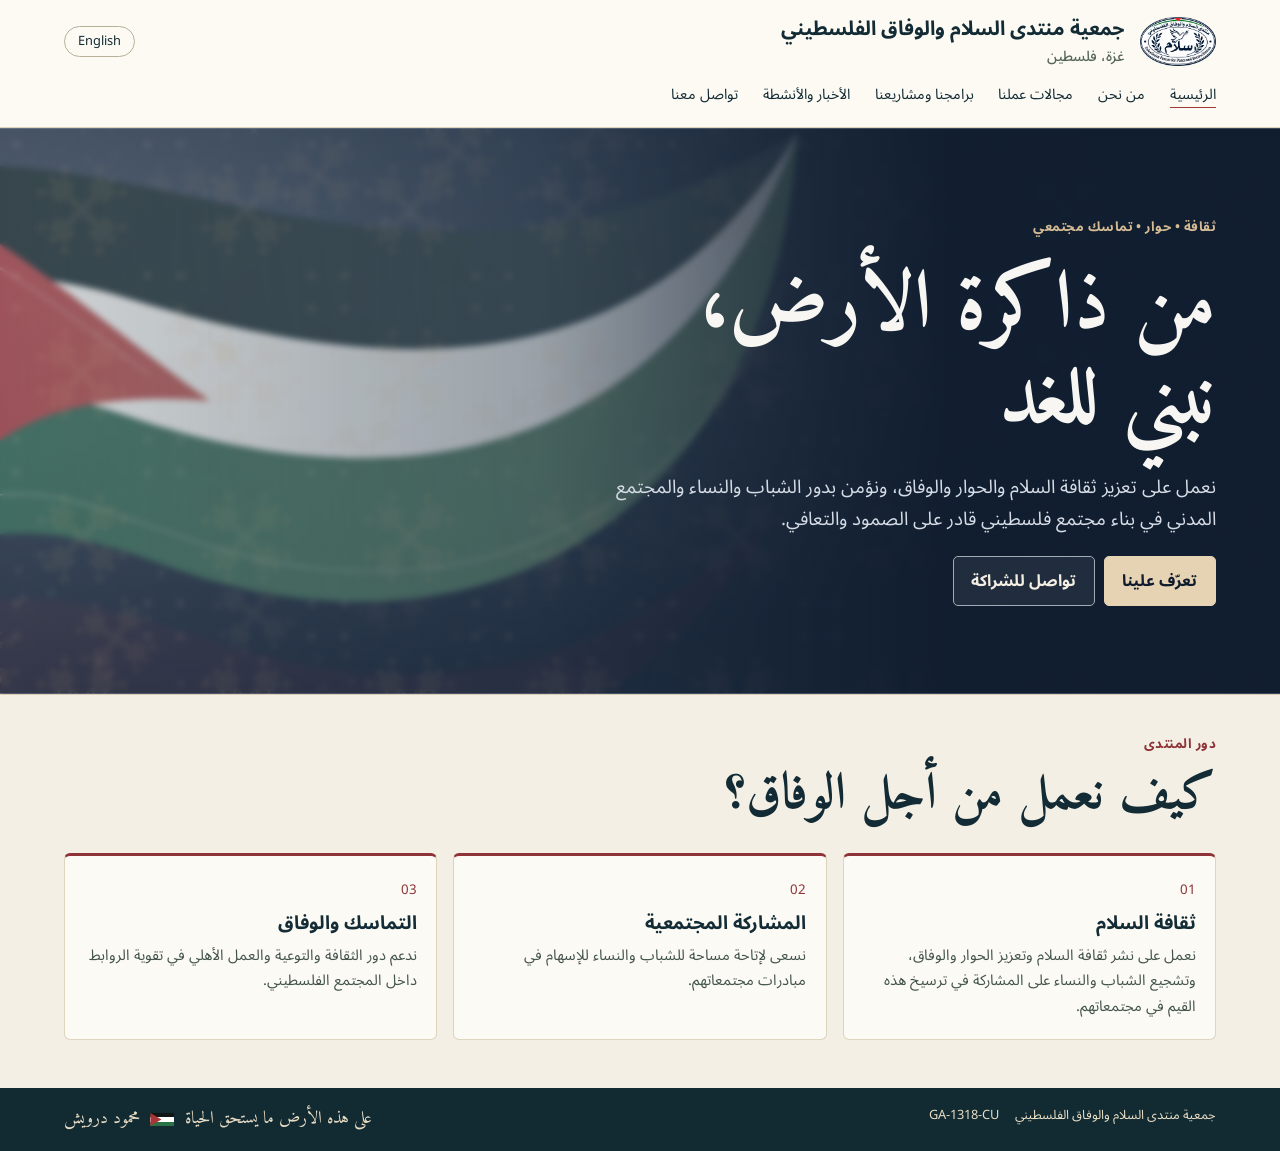
<file: index.html>
<!doctype html>
<html lang="ar" dir="rtl"><head><link rel="icon" href="logo.png"><meta charset="utf-8"><meta name="viewport" content="width=device-width,initial-scale=1"><title>الرئيسية | جمعية منتدى السلام والوفاق الفلسطيني</title><link rel="stylesheet" href="pfpr-theme-v2.css"></head>
<body><header><div class="brand"><a href="index.html" class="identity"><img src="logo.png" alt="" width="76" style="width:76px;max-width:100%;height:auto"><span>جمعية منتدى السلام والوفاق الفلسطيني<small style="display:block">غزة، فلسطين</small></span></a><a class="lang" href="en-index.html" lang="en">English</a></div><nav><a href="index.html" aria-current="page">الرئيسية</a><a href="about.html">من نحن</a><a href="work.html">مجالات عملنا</a><a href="programs.html">برامجنا ومشاريعنا</a><a href="news.html">الأخبار والأنشطة</a><a href="contact.html">تواصل معنا</a></nav></header>
<main><section class="hero home"><div class="weave" aria-hidden="true"></div><div class="hero-copy"><div class="eyebrow">ثقافة • حوار • تماسك مجتمعي</div><h1>من ذاكرة الأرض، نبني للغد</h1><p>نعمل على تعزيز ثقافة السلام والحوار والوفاق، ونؤمن بدور الشباب والنساء والمجتمع المدني في بناء مجتمع فلسطيني قادر على الصمود والتعافي.</p><a class="button" href="about.html">تعرّف علينا</a><a class="button secondary" href="contact.html">تواصل للشراكة</a></div><div class="flag-art" aria-hidden="true"></div></section><section class="details"><div class="kicker">دور المنتدى</div><h2>كيف نعمل من أجل الوفاق؟</h2><div class="grid"><article><small>01</small><h3>ثقافة السلام</h3><p>نعمل على نشر ثقافة السلام وتعزيز الحوار والوفاق، وتشجيع الشباب والنساء على المشاركة في ترسيخ هذه القيم في مجتمعاتهم.</p></article><article><small>02</small><h3>المشاركة المجتمعية</h3><p>نسعى لإتاحة مساحة للشباب والنساء للإسهام في مبادرات مجتمعاتهم.</p></article><article><small>03</small><h3>التماسك والوفاق</h3><p>ندعم دور الثقافة والتوعية والعمل الأهلي في تقوية الروابط داخل المجتمع الفلسطيني.</p></article></div></section></main>
<footer>جمعية منتدى السلام والوفاق الفلسطيني <span dir="ltr">GA-1318-CU</span><span class="footer-quote" lang="ar" dir="rtl"><span>على هذه الأرض ما يستحق الحياة</span><span class="flag" role="img" aria-label="علم فلسطين"></span><span>محمود درويش</span></span></footer></body></html>
</file>
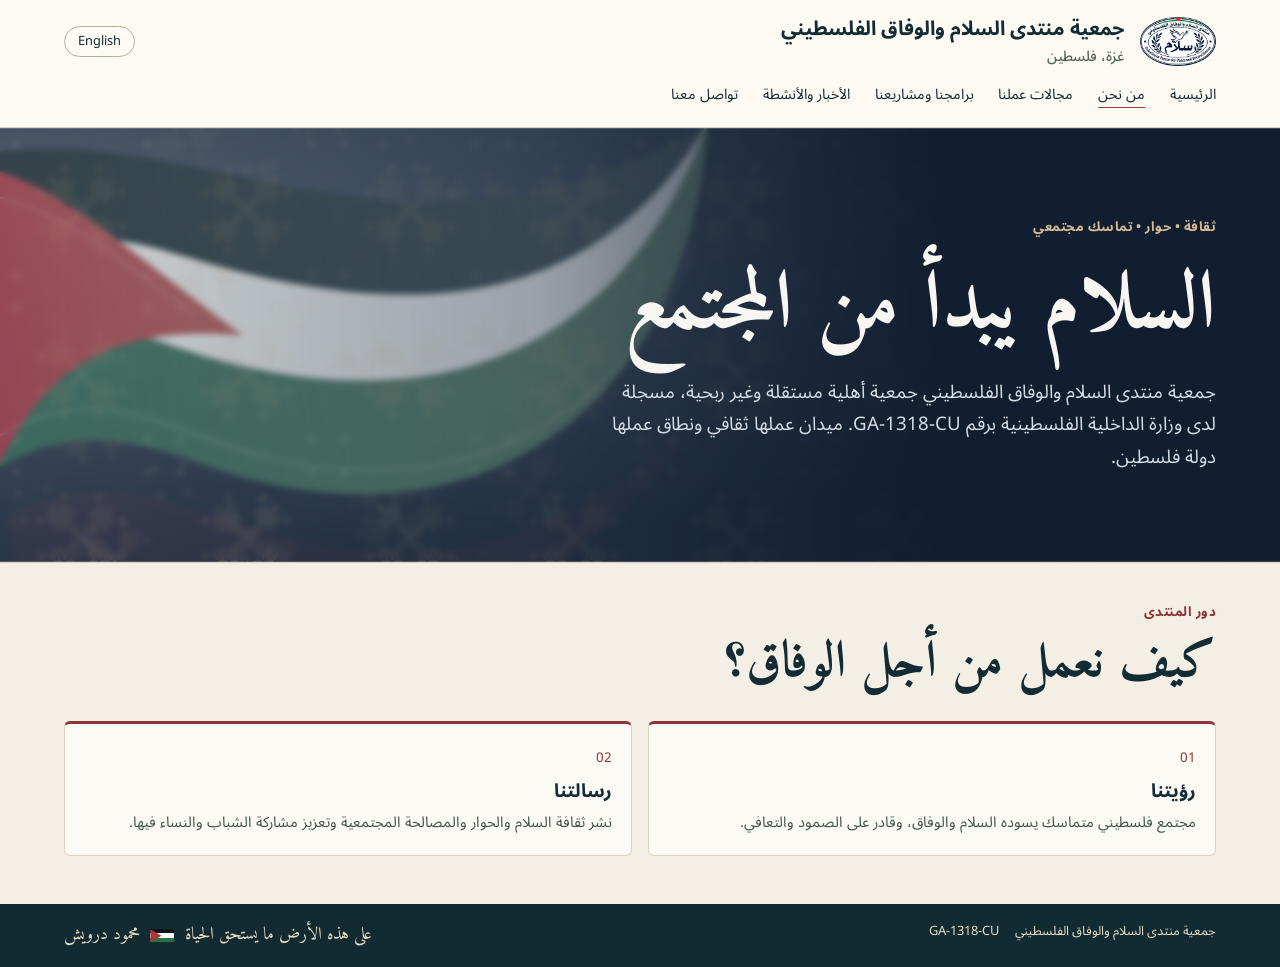
<file: about.html>
<!doctype html>
<html lang="ar" dir="rtl"><head><link rel="icon" href="logo.png"><meta charset="utf-8"><meta name="viewport" content="width=device-width,initial-scale=1"><title>من نحن | جمعية منتدى السلام والوفاق الفلسطيني</title><link rel="stylesheet" href="pfpr-theme-v2.css"></head>
<body><header><div class="brand"><a href="index.html" class="identity"><img src="logo.png" alt="" width="76" style="width:76px;max-width:100%;height:auto"><span>جمعية منتدى السلام والوفاق الفلسطيني<small style="display:block">غزة، فلسطين</small></span></a><a class="lang" href="en-about.html" lang="en">English</a></div><nav><a href="index.html">الرئيسية</a><a href="about.html" aria-current="page">من نحن</a><a href="work.html">مجالات عملنا</a><a href="programs.html">برامجنا ومشاريعنا</a><a href="news.html">الأخبار والأنشطة</a><a href="contact.html">تواصل معنا</a></nav></header>
<main><section class="hero "><div class="weave" aria-hidden="true"></div><div class="hero-copy"><div class="eyebrow">ثقافة • حوار • تماسك مجتمعي</div><h1>السلام يبدأ من المجتمع</h1><p>جمعية منتدى السلام والوفاق الفلسطيني جمعية أهلية مستقلة وغير ربحية، مسجلة لدى وزارة الداخلية الفلسطينية برقم GA-1318-CU. ميدان عملها ثقافي ونطاق عملها دولة فلسطين.</p></div><div class="flag-art" aria-hidden="true"></div></section><section class="details"><div class="kicker">دور المنتدى</div><h2>كيف نعمل من أجل الوفاق؟</h2><div class="grid"><article><small>01</small><h3>رؤيتنا</h3><p>مجتمع فلسطيني متماسك يسوده السلام والوفاق، وقادر على الصمود والتعافي.</p></article><article><small>02</small><h3>رسالتنا</h3><p>نشر ثقافة السلام والحوار والمصالحة المجتمعية وتعزيز مشاركة الشباب والنساء فيها.</p></article></div></section></main>
<footer>جمعية منتدى السلام والوفاق الفلسطيني <span dir="ltr">GA-1318-CU</span><span class="footer-quote" lang="ar" dir="rtl"><span>على هذه الأرض ما يستحق الحياة</span><span class="flag" role="img" aria-label="علم فلسطين"></span><span>محمود درويش</span></span></footer></body></html>
</file>
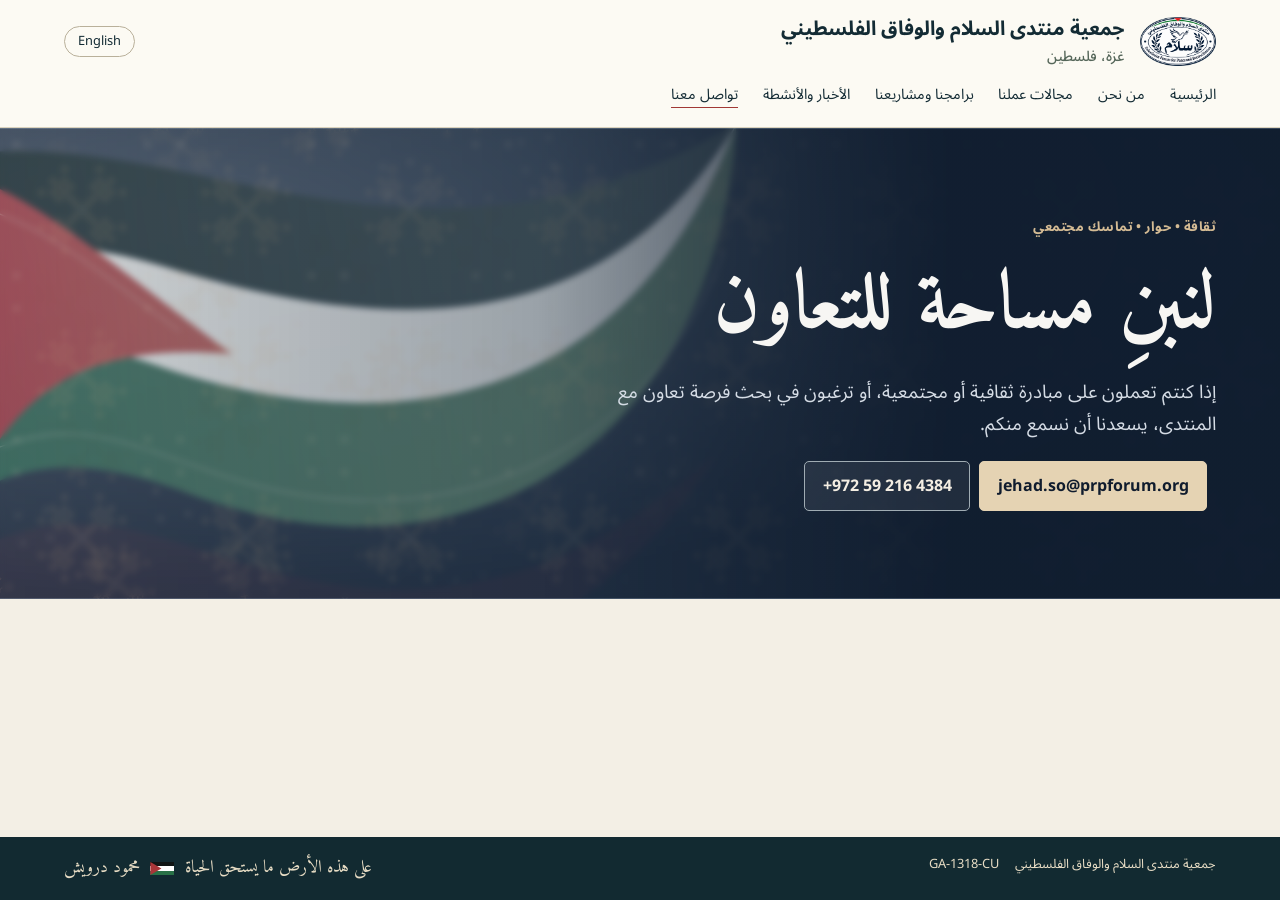
<file: contact.html>
<!doctype html>
<html lang="ar" dir="rtl"><head><link rel="icon" href="logo.png"><meta charset="utf-8"><meta name="viewport" content="width=device-width,initial-scale=1"><title>تواصل معنا | جمعية منتدى السلام والوفاق الفلسطيني</title><link rel="stylesheet" href="pfpr-theme-v2.css"></head>
<body><header><div class="brand"><a href="index.html" class="identity"><img src="logo.png" alt="" width="76" style="width:76px;max-width:100%;height:auto"><span>جمعية منتدى السلام والوفاق الفلسطيني<small style="display:block">غزة، فلسطين</small></span></a><a class="lang" href="en-contact.html" lang="en">English</a></div><nav><a href="index.html">الرئيسية</a><a href="about.html">من نحن</a><a href="work.html">مجالات عملنا</a><a href="programs.html">برامجنا ومشاريعنا</a><a href="news.html">الأخبار والأنشطة</a><a href="contact.html" aria-current="page">تواصل معنا</a></nav></header>
<main><section class="hero "><div class="weave" aria-hidden="true"></div><div class="hero-copy"><div class="eyebrow">ثقافة • حوار • تماسك مجتمعي</div><h1>لنبنِ مساحة للتعاون</h1><p>إذا كنتم تعملون على مبادرة ثقافية أو مجتمعية، أو ترغبون في بحث فرصة تعاون مع المنتدى، يسعدنا أن نسمع منكم.</p><a class="button" href="mailto:jehad.so@prpforum.org" dir="ltr">jehad.so@prpforum.org</a><a class="button secondary" href="tel:+972592164384" dir="ltr">+972 59 216 4384</a></div><div class="flag-art" aria-hidden="true"></div></section></main>
<footer>جمعية منتدى السلام والوفاق الفلسطيني <span dir="ltr">GA-1318-CU</span><span class="footer-quote" lang="ar" dir="rtl"><span>على هذه الأرض ما يستحق الحياة</span><span class="flag" role="img" aria-label="علم فلسطين"></span><span>محمود درويش</span></span></footer></body></html>
</file>
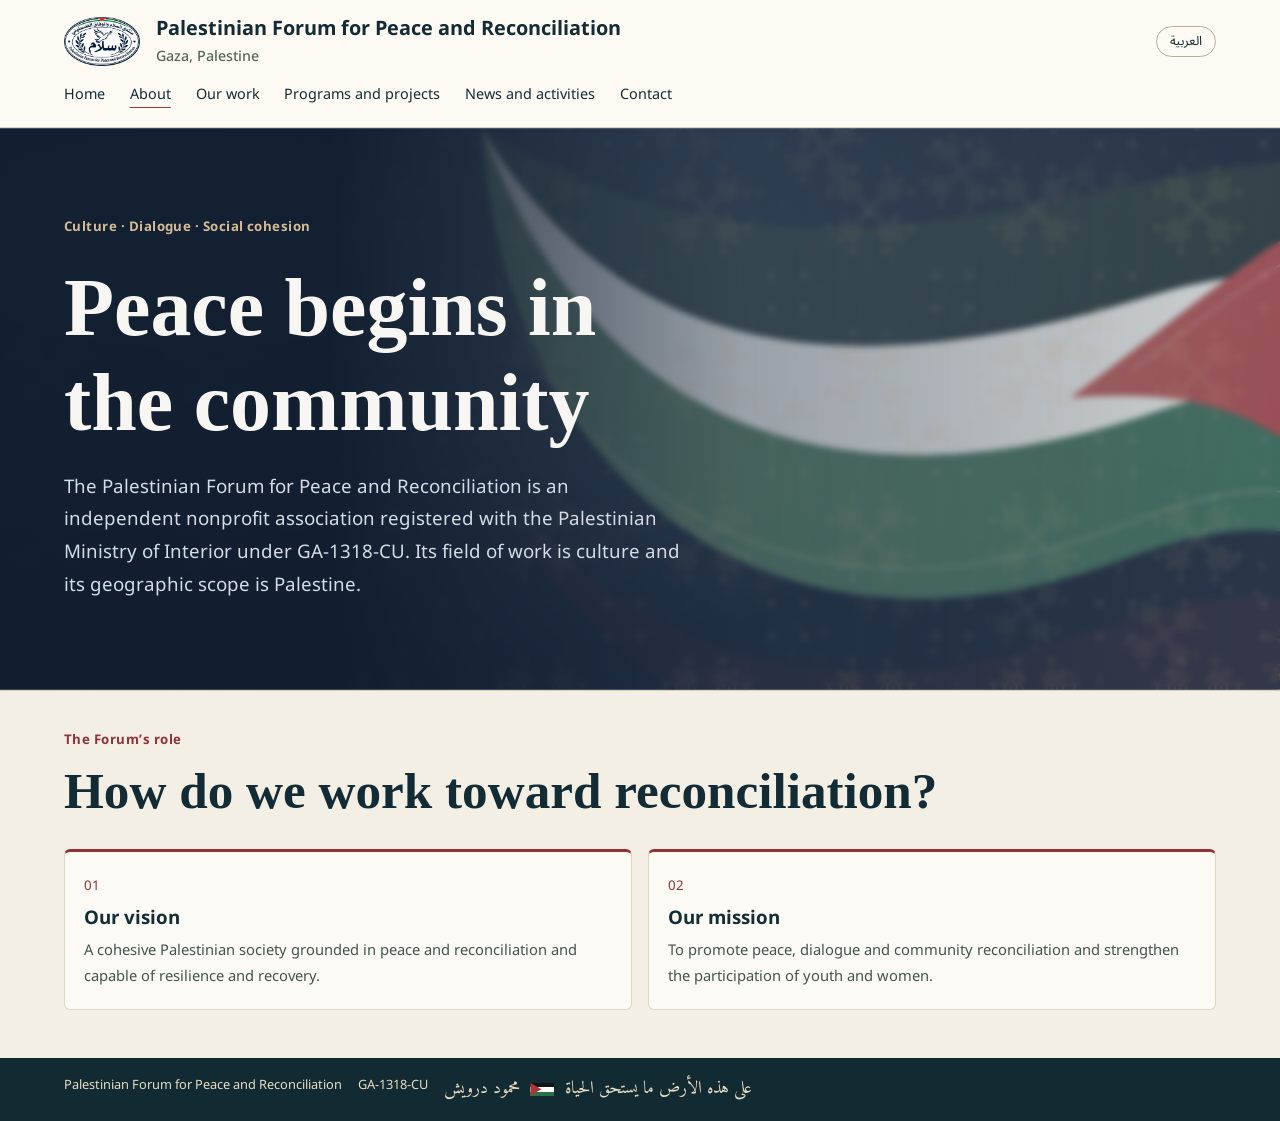
<file: en-about.html>
<!doctype html>
<html lang="en" dir="ltr"><head><link rel="icon" href="logo.png"><meta charset="utf-8"><meta name="viewport" content="width=device-width,initial-scale=1"><title>About | Palestinian Forum for Peace and Reconciliation</title><link rel="stylesheet" href="pfpr-theme-v2.css"></head>
<body><header><div class="brand"><a href="en-index.html" class="identity"><img src="logo.png" alt="" width="76" style="width:76px;max-width:100%;height:auto"><span>Palestinian Forum for Peace and Reconciliation<small style="display:block">Gaza, Palestine</small></span></a><a class="lang" href="about.html" lang="ar">العربية</a></div><nav><a href="en-index.html">Home</a><a href="en-about.html" aria-current="page">About</a><a href="en-work.html">Our work</a><a href="en-programs.html">Programs and projects</a><a href="en-news.html">News and activities</a><a href="en-contact.html">Contact</a></nav></header>
<main><section class="hero "><div class="weave" aria-hidden="true"></div><div class="hero-copy"><div class="eyebrow">Culture · Dialogue · Social cohesion</div><h1>Peace begins in the community</h1><p>The Palestinian Forum for Peace and Reconciliation is an independent nonprofit association registered with the Palestinian Ministry of Interior under GA-1318-CU. Its field of work is culture and its geographic scope is Palestine.</p></div><div class="flag-art" aria-hidden="true"></div></section><section class="details"><div class="kicker">The Forum’s role</div><h2>How do we work toward reconciliation?</h2><div class="grid"><article><small>01</small><h3>Our vision</h3><p>A cohesive Palestinian society grounded in peace and reconciliation and capable of resilience and recovery.</p></article><article><small>02</small><h3>Our mission</h3><p>To promote peace, dialogue and community reconciliation and strengthen the participation of youth and women.</p></article></div></section></main>
<footer>Palestinian Forum for Peace and Reconciliation <span dir="ltr">GA-1318-CU</span><span class="footer-quote" lang="ar" dir="rtl"><span>على هذه الأرض ما يستحق الحياة</span><span class="flag" role="img" aria-label="علم فلسطين"></span><span>محمود درويش</span></span></footer></body></html>
</file>
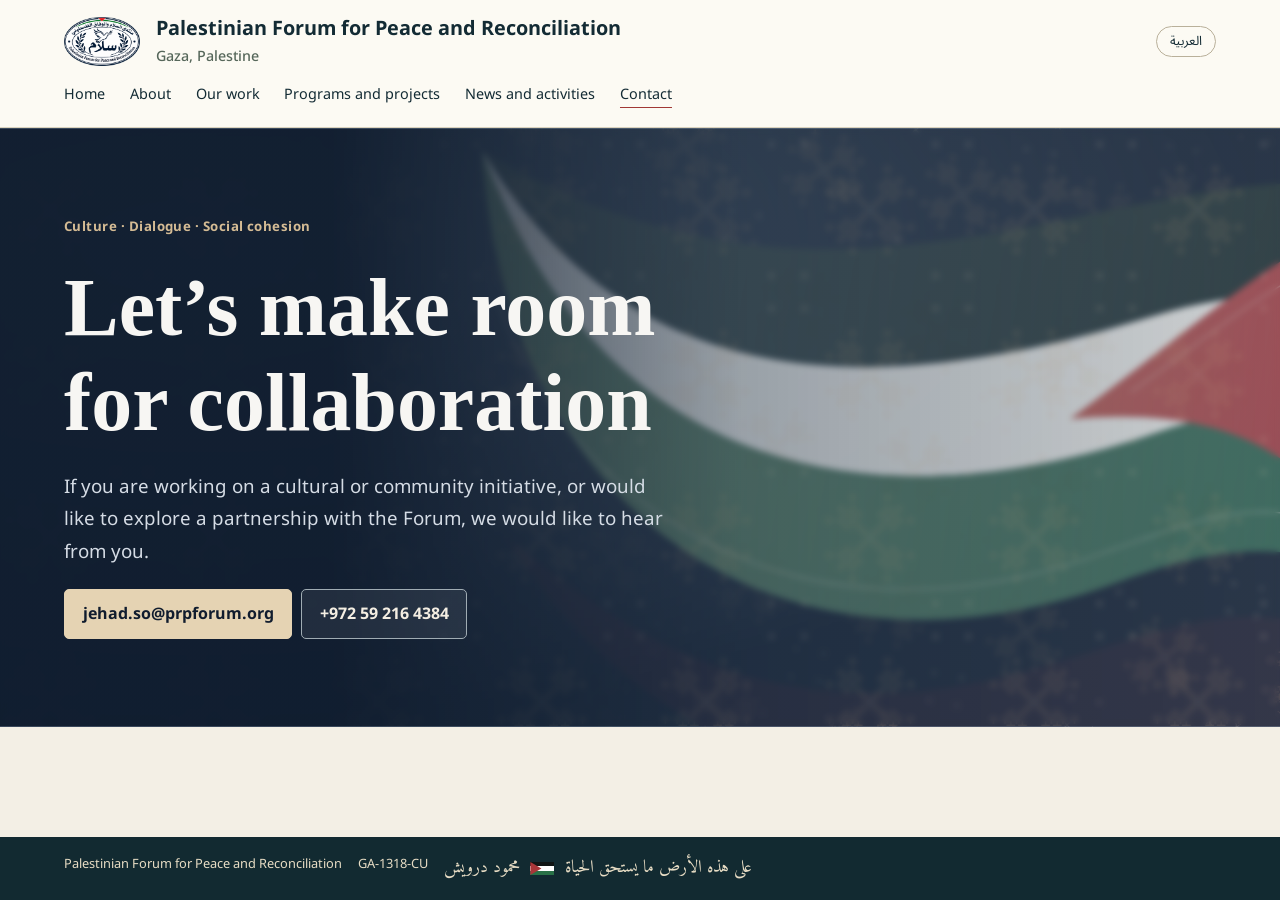
<file: en-contact.html>
<!doctype html>
<html lang="en" dir="ltr"><head><link rel="icon" href="logo.png"><meta charset="utf-8"><meta name="viewport" content="width=device-width,initial-scale=1"><title>Contact | Palestinian Forum for Peace and Reconciliation</title><link rel="stylesheet" href="pfpr-theme-v2.css"></head>
<body><header><div class="brand"><a href="en-index.html" class="identity"><img src="logo.png" alt="" width="76" style="width:76px;max-width:100%;height:auto"><span>Palestinian Forum for Peace and Reconciliation<small style="display:block">Gaza, Palestine</small></span></a><a class="lang" href="contact.html" lang="ar">العربية</a></div><nav><a href="en-index.html">Home</a><a href="en-about.html">About</a><a href="en-work.html">Our work</a><a href="en-programs.html">Programs and projects</a><a href="en-news.html">News and activities</a><a href="en-contact.html" aria-current="page">Contact</a></nav></header>
<main><section class="hero "><div class="weave" aria-hidden="true"></div><div class="hero-copy"><div class="eyebrow">Culture · Dialogue · Social cohesion</div><h1>Let’s make room for collaboration</h1><p>If you are working on a cultural or community initiative, or would like to explore a partnership with the Forum, we would like to hear from you.</p><a class="button" href="mailto:jehad.so@prpforum.org" dir="ltr">jehad.so@prpforum.org</a><a class="button secondary" href="tel:+972592164384" dir="ltr">+972 59 216 4384</a></div><div class="flag-art" aria-hidden="true"></div></section></main>
<footer>Palestinian Forum for Peace and Reconciliation <span dir="ltr">GA-1318-CU</span><span class="footer-quote" lang="ar" dir="rtl"><span>على هذه الأرض ما يستحق الحياة</span><span class="flag" role="img" aria-label="علم فلسطين"></span><span>محمود درويش</span></span></footer></body></html>
</file>
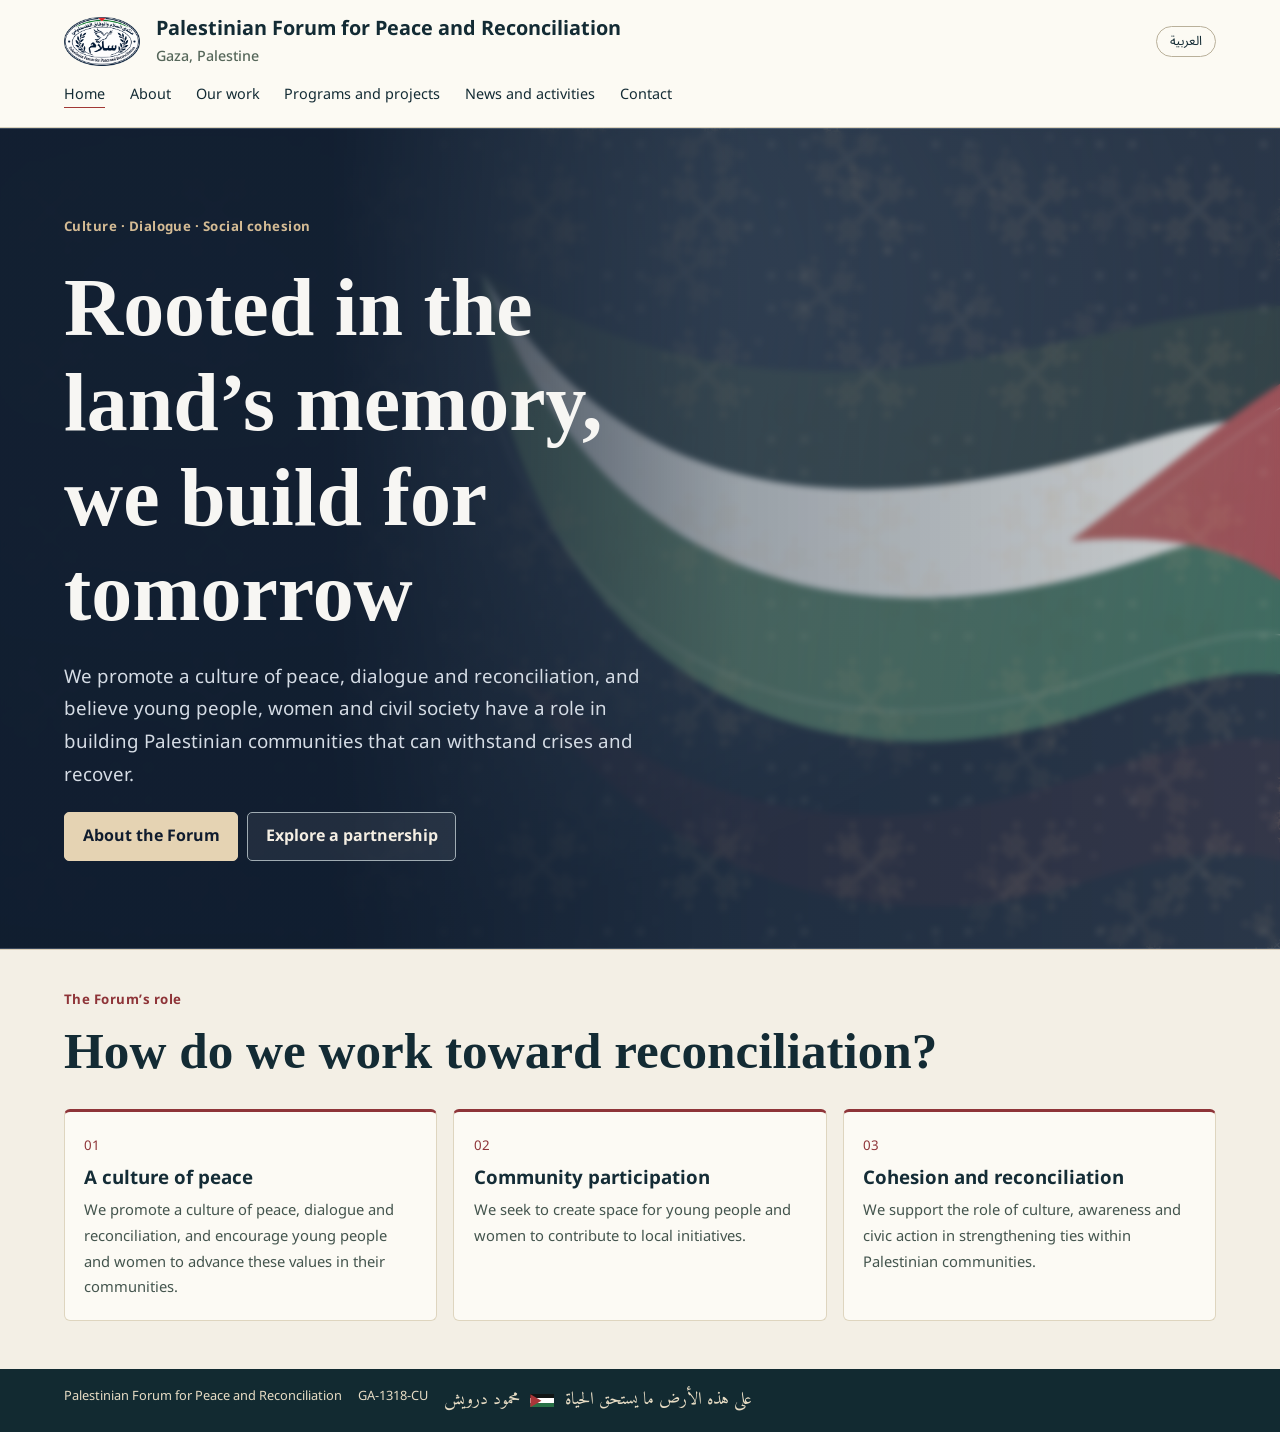
<file: en-index.html>
<!doctype html>
<html lang="en" dir="ltr"><head><link rel="icon" href="logo.png"><meta charset="utf-8"><meta name="viewport" content="width=device-width,initial-scale=1"><title>Home | Palestinian Forum for Peace and Reconciliation</title><link rel="stylesheet" href="pfpr-theme-v2.css"></head>
<body><header><div class="brand"><a href="en-index.html" class="identity"><img src="logo.png" alt="" width="76" style="width:76px;max-width:100%;height:auto"><span>Palestinian Forum for Peace and Reconciliation<small style="display:block">Gaza, Palestine</small></span></a><a class="lang" href="index.html" lang="ar">العربية</a></div><nav><a href="en-index.html" aria-current="page">Home</a><a href="en-about.html">About</a><a href="en-work.html">Our work</a><a href="en-programs.html">Programs and projects</a><a href="en-news.html">News and activities</a><a href="en-contact.html">Contact</a></nav></header>
<main><section class="hero home"><div class="weave" aria-hidden="true"></div><div class="hero-copy"><div class="eyebrow">Culture · Dialogue · Social cohesion</div><h1>Rooted in the land’s memory, we build for tomorrow</h1><p>We promote a culture of peace, dialogue and reconciliation, and believe young people, women and civil society have a role in building Palestinian communities that can withstand crises and recover.</p><a class="button" href="en-about.html">About the Forum</a><a class="button secondary" href="en-contact.html">Explore a partnership</a></div><div class="flag-art" aria-hidden="true"></div></section><section class="details"><div class="kicker">The Forum’s role</div><h2>How do we work toward reconciliation?</h2><div class="grid"><article><small>01</small><h3>A culture of peace</h3><p>We promote a culture of peace, dialogue and reconciliation, and encourage young people and women to advance these values in their communities.</p></article><article><small>02</small><h3>Community participation</h3><p>We seek to create space for young people and women to contribute to local initiatives.</p></article><article><small>03</small><h3>Cohesion and reconciliation</h3><p>We support the role of culture, awareness and civic action in strengthening ties within Palestinian communities.</p></article></div></section></main>
<footer>Palestinian Forum for Peace and Reconciliation <span dir="ltr">GA-1318-CU</span><span class="footer-quote" lang="ar" dir="rtl"><span>على هذه الأرض ما يستحق الحياة</span><span class="flag" role="img" aria-label="علم فلسطين"></span><span>محمود درويش</span></span></footer></body></html>
</file>
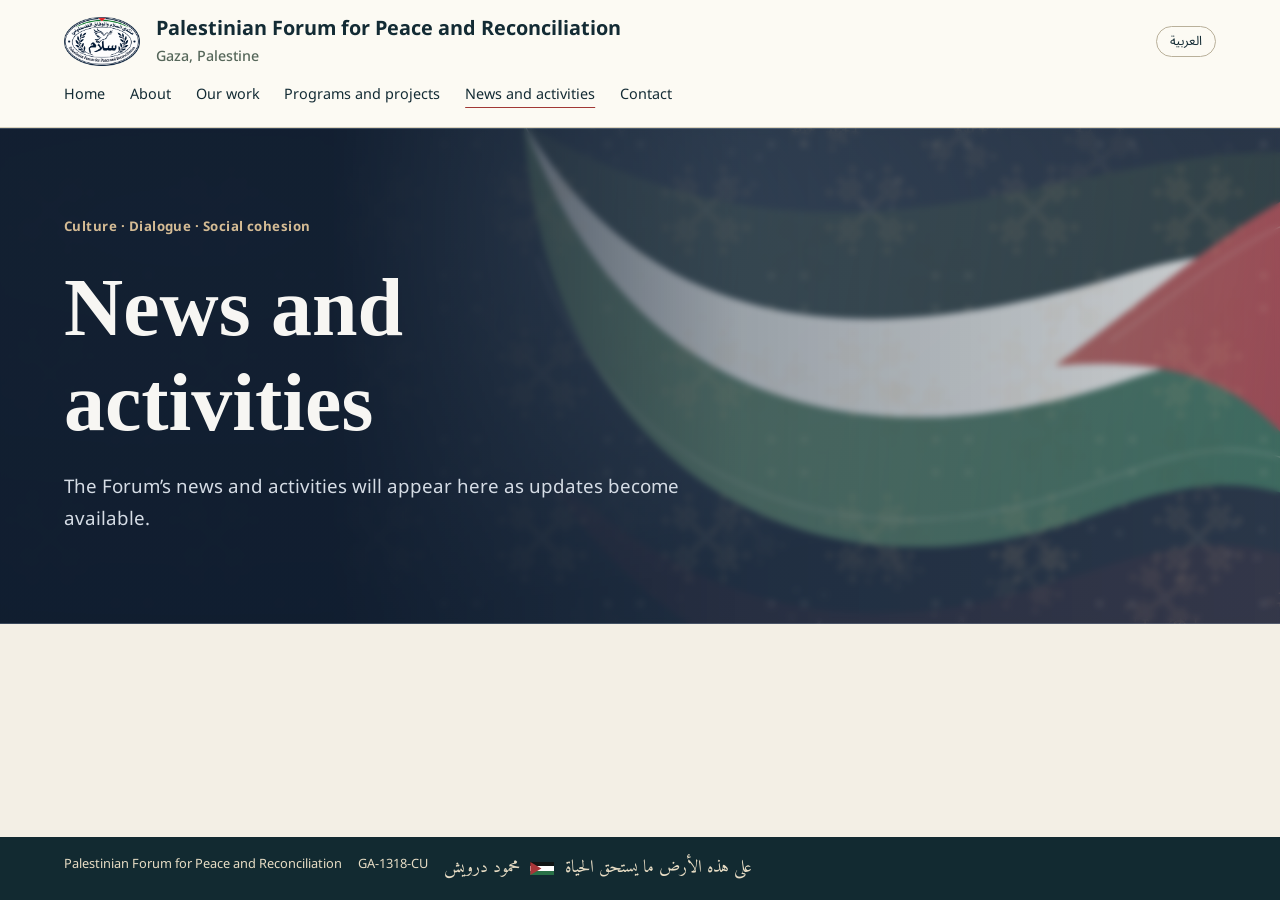
<file: en-news.html>
<!doctype html>
<html lang="en" dir="ltr"><head><link rel="icon" href="logo.png"><meta charset="utf-8"><meta name="viewport" content="width=device-width,initial-scale=1"><title>News and activities | Palestinian Forum for Peace and Reconciliation</title><link rel="stylesheet" href="pfpr-theme-v2.css"></head>
<body><header><div class="brand"><a href="en-index.html" class="identity"><img src="logo.png" alt="" width="76" style="width:76px;max-width:100%;height:auto"><span>Palestinian Forum for Peace and Reconciliation<small style="display:block">Gaza, Palestine</small></span></a><a class="lang" href="news.html" lang="ar">العربية</a></div><nav><a href="en-index.html">Home</a><a href="en-about.html">About</a><a href="en-work.html">Our work</a><a href="en-programs.html">Programs and projects</a><a href="en-news.html" aria-current="page">News and activities</a><a href="en-contact.html">Contact</a></nav></header>
<main><section class="hero "><div class="weave" aria-hidden="true"></div><div class="hero-copy"><div class="eyebrow">Culture · Dialogue · Social cohesion</div><h1>News and activities</h1><p>The Forum’s news and activities will appear here as updates become available.</p></div><div class="flag-art" aria-hidden="true"></div></section></main>
<footer>Palestinian Forum for Peace and Reconciliation <span dir="ltr">GA-1318-CU</span><span class="footer-quote" lang="ar" dir="rtl"><span>على هذه الأرض ما يستحق الحياة</span><span class="flag" role="img" aria-label="علم فلسطين"></span><span>محمود درويش</span></span></footer></body></html>
</file>
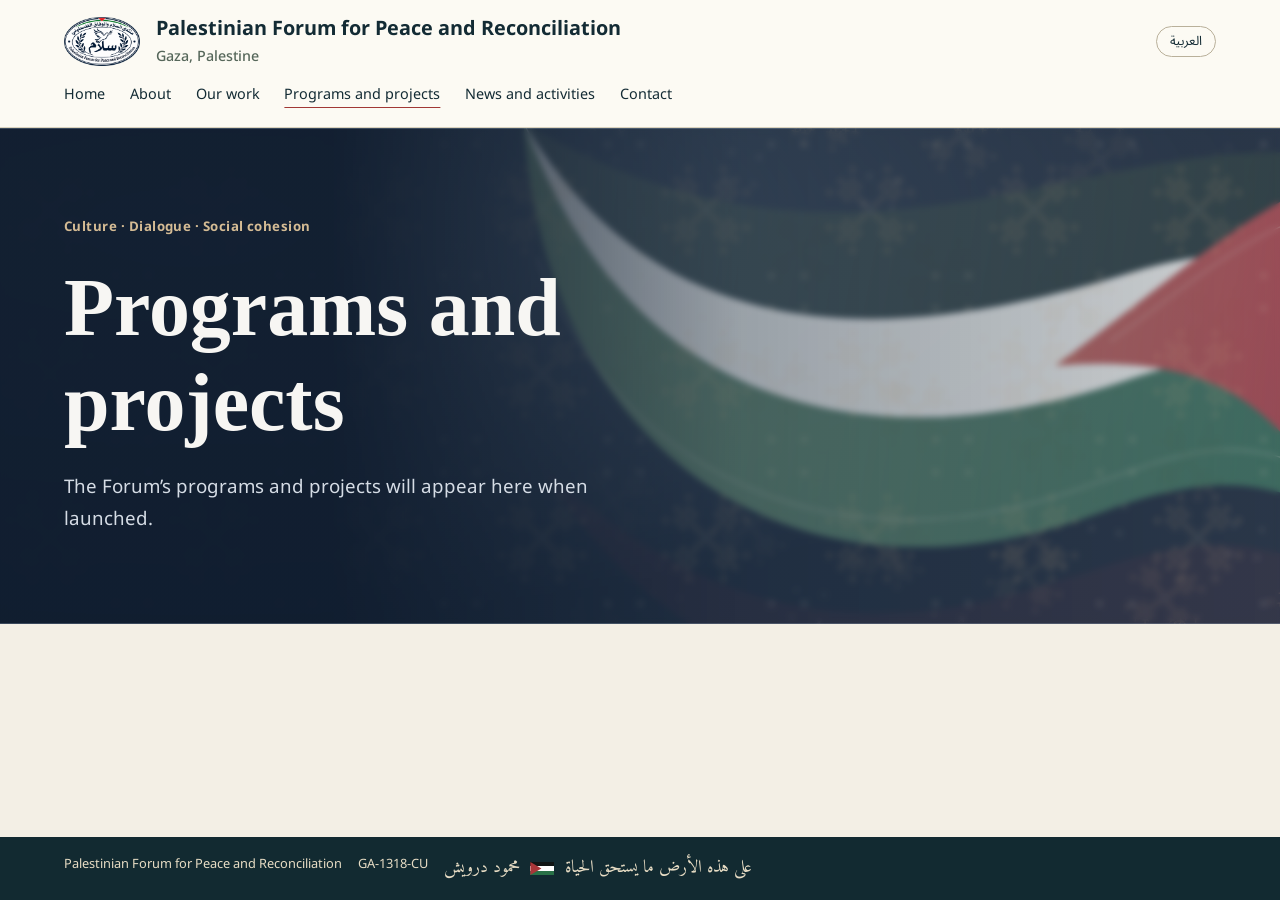
<file: en-programs.html>
<!doctype html>
<html lang="en" dir="ltr"><head><link rel="icon" href="logo.png"><meta charset="utf-8"><meta name="viewport" content="width=device-width,initial-scale=1"><title>Programs and projects | Palestinian Forum for Peace and Reconciliation</title><link rel="stylesheet" href="pfpr-theme-v2.css"></head>
<body><header><div class="brand"><a href="en-index.html" class="identity"><img src="logo.png" alt="" width="76" style="width:76px;max-width:100%;height:auto"><span>Palestinian Forum for Peace and Reconciliation<small style="display:block">Gaza, Palestine</small></span></a><a class="lang" href="programs.html" lang="ar">العربية</a></div><nav><a href="en-index.html">Home</a><a href="en-about.html">About</a><a href="en-work.html">Our work</a><a href="en-programs.html" aria-current="page">Programs and projects</a><a href="en-news.html">News and activities</a><a href="en-contact.html">Contact</a></nav></header>
<main><section class="hero "><div class="weave" aria-hidden="true"></div><div class="hero-copy"><div class="eyebrow">Culture · Dialogue · Social cohesion</div><h1>Programs and projects</h1><p>The Forum’s programs and projects will appear here when launched.</p></div><div class="flag-art" aria-hidden="true"></div></section></main>
<footer>Palestinian Forum for Peace and Reconciliation <span dir="ltr">GA-1318-CU</span><span class="footer-quote" lang="ar" dir="rtl"><span>على هذه الأرض ما يستحق الحياة</span><span class="flag" role="img" aria-label="علم فلسطين"></span><span>محمود درويش</span></span></footer></body></html>
</file>
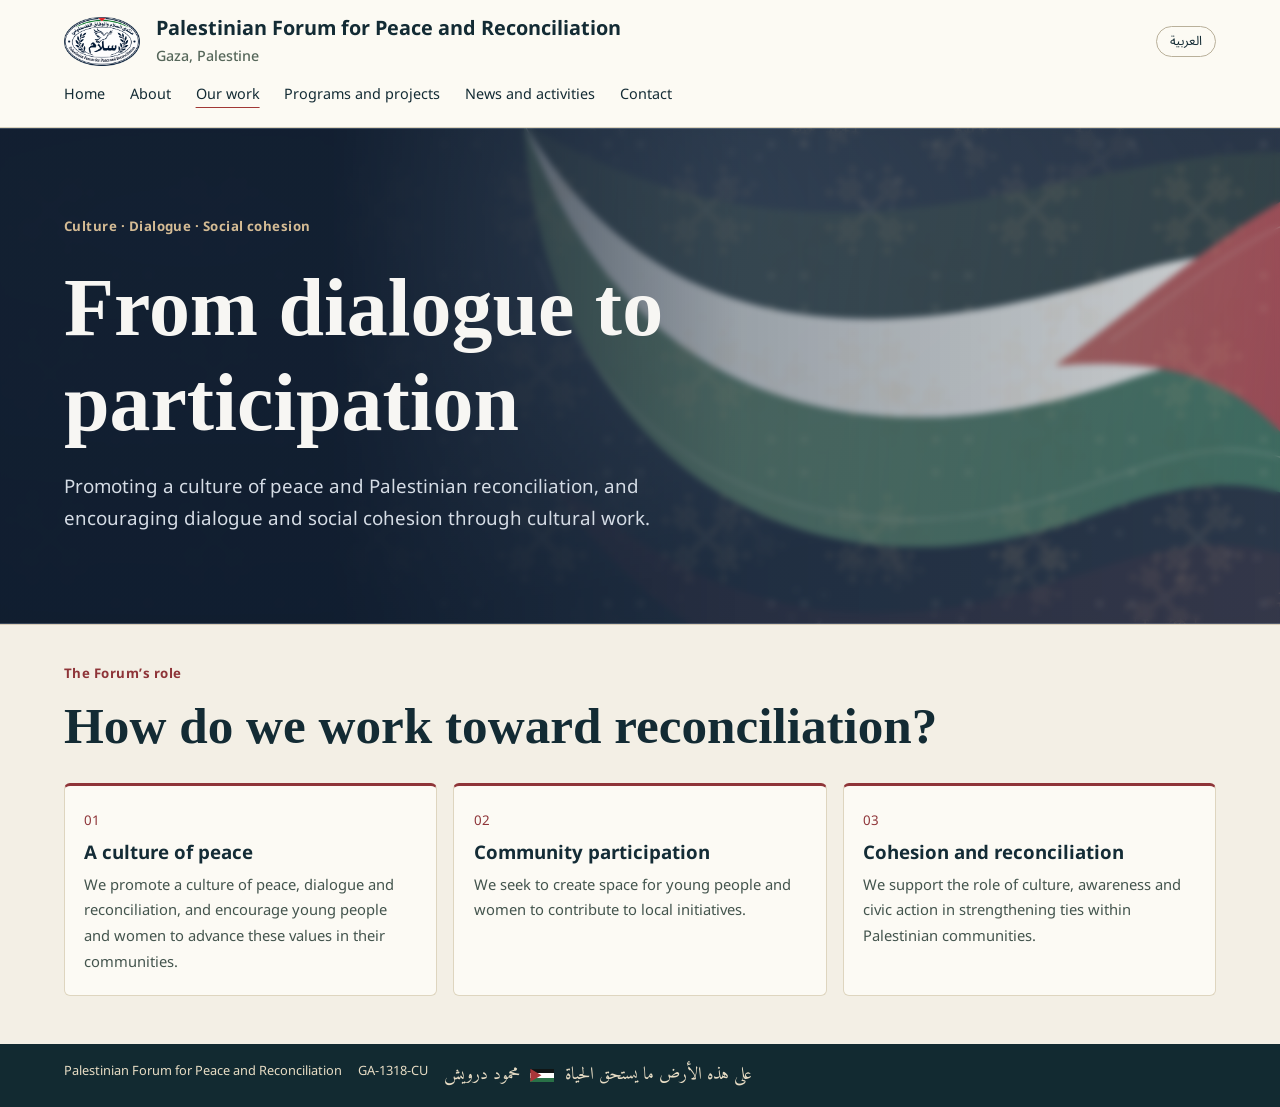
<file: en-work.html>
<!doctype html>
<html lang="en" dir="ltr"><head><link rel="icon" href="logo.png"><meta charset="utf-8"><meta name="viewport" content="width=device-width,initial-scale=1"><title>Our work | Palestinian Forum for Peace and Reconciliation</title><link rel="stylesheet" href="pfpr-theme-v2.css"></head>
<body><header><div class="brand"><a href="en-index.html" class="identity"><img src="logo.png" alt="" width="76" style="width:76px;max-width:100%;height:auto"><span>Palestinian Forum for Peace and Reconciliation<small style="display:block">Gaza, Palestine</small></span></a><a class="lang" href="work.html" lang="ar">العربية</a></div><nav><a href="en-index.html">Home</a><a href="en-about.html">About</a><a href="en-work.html" aria-current="page">Our work</a><a href="en-programs.html">Programs and projects</a><a href="en-news.html">News and activities</a><a href="en-contact.html">Contact</a></nav></header>
<main><section class="hero "><div class="weave" aria-hidden="true"></div><div class="hero-copy"><div class="eyebrow">Culture · Dialogue · Social cohesion</div><h1>From dialogue to participation</h1><p>Promoting a culture of peace and Palestinian reconciliation, and encouraging dialogue and social cohesion through cultural work.</p></div><div class="flag-art" aria-hidden="true"></div></section><section class="details"><div class="kicker">The Forum’s role</div><h2>How do we work toward reconciliation?</h2><div class="grid"><article><small>01</small><h3>A culture of peace</h3><p>We promote a culture of peace, dialogue and reconciliation, and encourage young people and women to advance these values in their communities.</p></article><article><small>02</small><h3>Community participation</h3><p>We seek to create space for young people and women to contribute to local initiatives.</p></article><article><small>03</small><h3>Cohesion and reconciliation</h3><p>We support the role of culture, awareness and civic action in strengthening ties within Palestinian communities.</p></article></div></section></main>
<footer>Palestinian Forum for Peace and Reconciliation <span dir="ltr">GA-1318-CU</span><span class="footer-quote" lang="ar" dir="rtl"><span>على هذه الأرض ما يستحق الحياة</span><span class="flag" role="img" aria-label="علم فلسطين"></span><span>محمود درويش</span></span></footer></body></html>
</file>
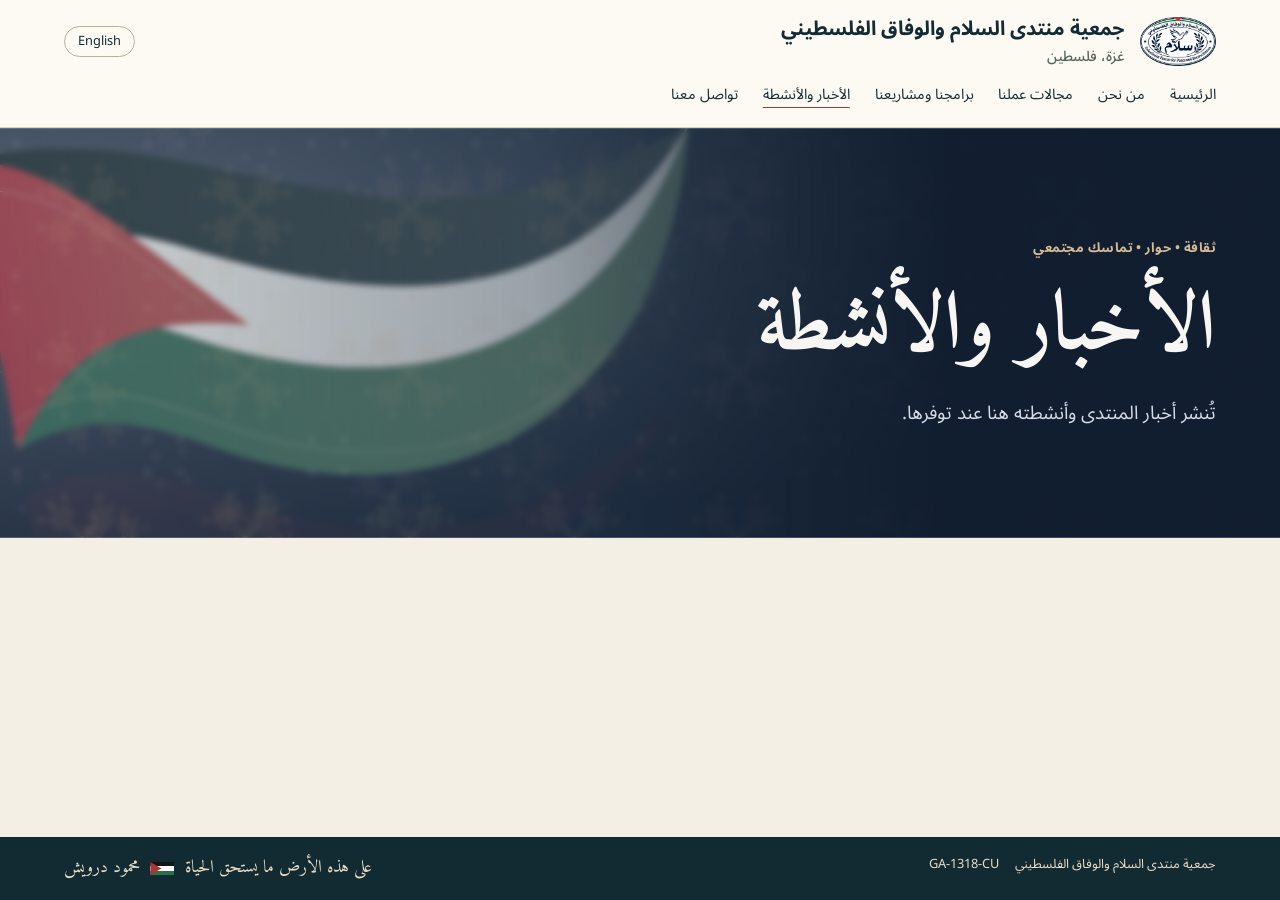
<file: news.html>
<!doctype html>
<html lang="ar" dir="rtl"><head><link rel="icon" href="logo.png"><meta charset="utf-8"><meta name="viewport" content="width=device-width,initial-scale=1"><title>الأخبار والأنشطة | جمعية منتدى السلام والوفاق الفلسطيني</title><link rel="stylesheet" href="pfpr-theme-v2.css"></head>
<body><header><div class="brand"><a href="index.html" class="identity"><img src="logo.png" alt="" width="76" style="width:76px;max-width:100%;height:auto"><span>جمعية منتدى السلام والوفاق الفلسطيني<small style="display:block">غزة، فلسطين</small></span></a><a class="lang" href="en-news.html" lang="en">English</a></div><nav><a href="index.html">الرئيسية</a><a href="about.html">من نحن</a><a href="work.html">مجالات عملنا</a><a href="programs.html">برامجنا ومشاريعنا</a><a href="news.html" aria-current="page">الأخبار والأنشطة</a><a href="contact.html">تواصل معنا</a></nav></header>
<main><section class="hero "><div class="weave" aria-hidden="true"></div><div class="hero-copy"><div class="eyebrow">ثقافة • حوار • تماسك مجتمعي</div><h1>الأخبار والأنشطة</h1><p>تُنشر أخبار المنتدى وأنشطته هنا عند توفرها.</p></div><div class="flag-art" aria-hidden="true"></div></section></main>
<footer>جمعية منتدى السلام والوفاق الفلسطيني <span dir="ltr">GA-1318-CU</span><span class="footer-quote" lang="ar" dir="rtl"><span>على هذه الأرض ما يستحق الحياة</span><span class="flag" role="img" aria-label="علم فلسطين"></span><span>محمود درويش</span></span></footer></body></html>
</file>
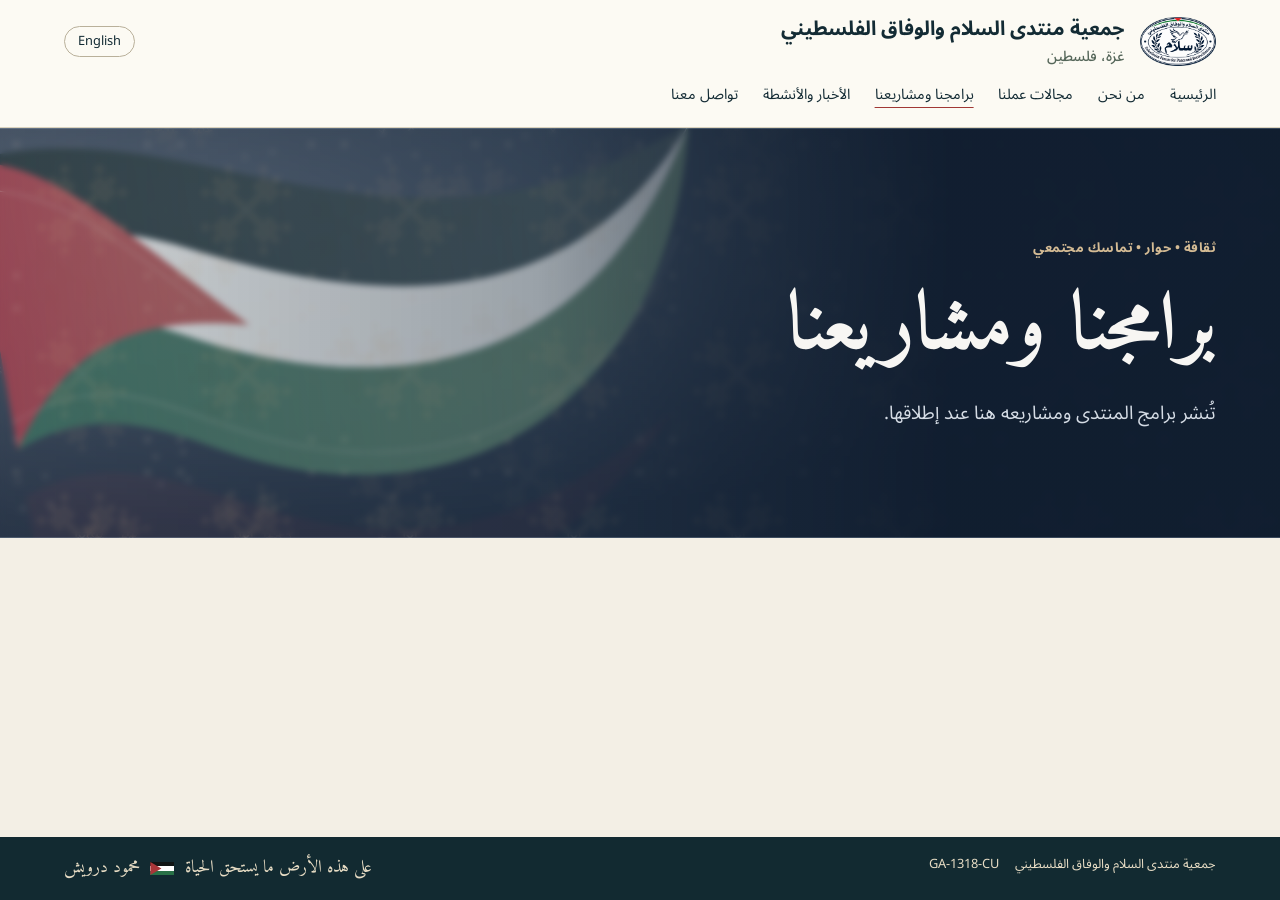
<file: programs.html>
<!doctype html>
<html lang="ar" dir="rtl"><head><link rel="icon" href="logo.png"><meta charset="utf-8"><meta name="viewport" content="width=device-width,initial-scale=1"><title>برامجنا ومشاريعنا | جمعية منتدى السلام والوفاق الفلسطيني</title><link rel="stylesheet" href="pfpr-theme-v2.css"></head>
<body><header><div class="brand"><a href="index.html" class="identity"><img src="logo.png" alt="" width="76" style="width:76px;max-width:100%;height:auto"><span>جمعية منتدى السلام والوفاق الفلسطيني<small style="display:block">غزة، فلسطين</small></span></a><a class="lang" href="en-programs.html" lang="en">English</a></div><nav><a href="index.html">الرئيسية</a><a href="about.html">من نحن</a><a href="work.html">مجالات عملنا</a><a href="programs.html" aria-current="page">برامجنا ومشاريعنا</a><a href="news.html">الأخبار والأنشطة</a><a href="contact.html">تواصل معنا</a></nav></header>
<main><section class="hero "><div class="weave" aria-hidden="true"></div><div class="hero-copy"><div class="eyebrow">ثقافة • حوار • تماسك مجتمعي</div><h1>برامجنا ومشاريعنا</h1><p>تُنشر برامج المنتدى ومشاريعه هنا عند إطلاقها.</p></div><div class="flag-art" aria-hidden="true"></div></section></main>
<footer>جمعية منتدى السلام والوفاق الفلسطيني <span dir="ltr">GA-1318-CU</span><span class="footer-quote" lang="ar" dir="rtl"><span>على هذه الأرض ما يستحق الحياة</span><span class="flag" role="img" aria-label="علم فلسطين"></span><span>محمود درويش</span></span></footer></body></html>
</file>
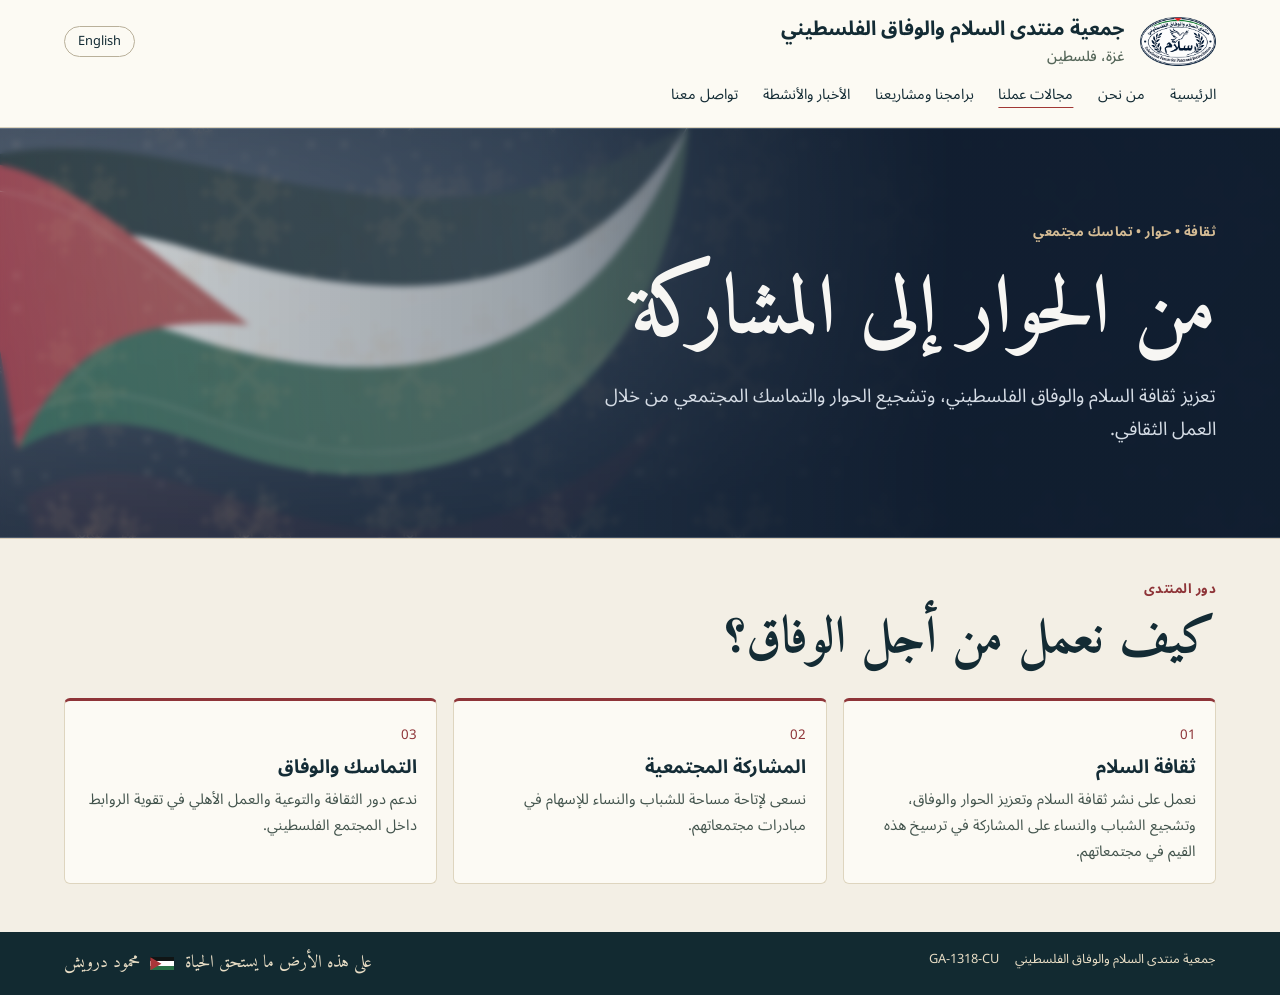
<file: work.html>
<!doctype html>
<html lang="ar" dir="rtl"><head><link rel="icon" href="logo.png"><meta charset="utf-8"><meta name="viewport" content="width=device-width,initial-scale=1"><title>مجالات عملنا | جمعية منتدى السلام والوفاق الفلسطيني</title><link rel="stylesheet" href="pfpr-theme-v2.css"></head>
<body><header><div class="brand"><a href="index.html" class="identity"><img src="logo.png" alt="" width="76" style="width:76px;max-width:100%;height:auto"><span>جمعية منتدى السلام والوفاق الفلسطيني<small style="display:block">غزة، فلسطين</small></span></a><a class="lang" href="en-work.html" lang="en">English</a></div><nav><a href="index.html">الرئيسية</a><a href="about.html">من نحن</a><a href="work.html" aria-current="page">مجالات عملنا</a><a href="programs.html">برامجنا ومشاريعنا</a><a href="news.html">الأخبار والأنشطة</a><a href="contact.html">تواصل معنا</a></nav></header>
<main><section class="hero "><div class="weave" aria-hidden="true"></div><div class="hero-copy"><div class="eyebrow">ثقافة • حوار • تماسك مجتمعي</div><h1>من الحوار إلى المشاركة</h1><p>تعزيز ثقافة السلام والوفاق الفلسطيني، وتشجيع الحوار والتماسك المجتمعي من خلال العمل الثقافي.</p></div><div class="flag-art" aria-hidden="true"></div></section><section class="details"><div class="kicker">دور المنتدى</div><h2>كيف نعمل من أجل الوفاق؟</h2><div class="grid"><article><small>01</small><h3>ثقافة السلام</h3><p>نعمل على نشر ثقافة السلام وتعزيز الحوار والوفاق، وتشجيع الشباب والنساء على المشاركة في ترسيخ هذه القيم في مجتمعاتهم.</p></article><article><small>02</small><h3>المشاركة المجتمعية</h3><p>نسعى لإتاحة مساحة للشباب والنساء للإسهام في مبادرات مجتمعاتهم.</p></article><article><small>03</small><h3>التماسك والوفاق</h3><p>ندعم دور الثقافة والتوعية والعمل الأهلي في تقوية الروابط داخل المجتمع الفلسطيني.</p></article></div></section></main>
<footer>جمعية منتدى السلام والوفاق الفلسطيني <span dir="ltr">GA-1318-CU</span><span class="footer-quote" lang="ar" dir="rtl"><span>على هذه الأرض ما يستحق الحياة</span><span class="flag" role="img" aria-label="علم فلسطين"></span><span>محمود درويش</span></span></footer></body></html>
</file>
<file: pfpr-theme-v2.css>
@import url('https://fonts.googleapis.com/css2?family=Amiri:wght@700&family=Noto+Sans+Arabic:wght@400;500;600;700&display=swap');
*{box-sizing:border-box}body{margin:0;background:#f3efe5;color:#132b34;font:16px/1.75 'Noto Sans Arabic',Tahoma,Arial,sans-serif;min-height:100vh;display:flex;flex-direction:column}a{color:inherit}a:focus-visible{outline:3px solid #c18e43;outline-offset:4px}header,footer{padding:1rem max(5vw,1rem)}header{background:#fcfaf3;border-bottom:1px solid #dbd3be}.brand,.identity{display:flex;align-items:center;gap:1rem}.brand{justify-content:space-between}.identity{font-size:clamp(.85rem,2vw,1.24rem);font-weight:700}.identity img{width:clamp(70px,9vw,112px);height:auto}.identity small{display:block;font-size:.72em;color:#56675a;font-weight:500}.brand a,nav a,.button{text-decoration:none}nav{display:flex;flex-wrap:wrap;gap:.2rem 1.55rem;margin-top:.7rem;font-size:.9rem}nav a{padding:.25rem 0}nav a[aria-current],nav a:hover{text-decoration:underline;text-decoration-color:#a13835;text-underline-offset:.55em}.lang{border:1px solid #b9b09a;padding:.18rem .8rem;border-radius:3rem;font-size:.8rem}main{flex:1}.hero{position:relative;isolation:isolate;overflow:hidden;display:grid;grid-template-columns:minmax(0,1.55fr) minmax(0,.65fr);align-items:center;gap:clamp(1rem,5vw,6rem);padding:clamp(2rem,6vw,6rem) max(5vw,1rem);min-height:410px;color:#fffaf0;background:radial-gradient(ellipse at 20% 12%,#466254 0%,transparent 53%),linear-gradient(125deg,#112933,#142e2e 54%,#111c28)}.hero.home{min-height:500px}.weave{position:absolute;z-index:-1;inset:0;background:url('tatreez.svg') center/164px;opacity:.23;mask-image:linear-gradient(90deg,#000 0%,#000 25%,transparent 74%)}[dir=ltr] .weave{transform:scaleX(-1)}.hero-copy{position:relative}.eyebrow,.kicker{font-size:.83rem;font-weight:700;letter-spacing:.035em}.eyebrow{color:#eac591}h1,h2,h3,p{margin:0}h1,h2{font-family:Georgia,serif;line-height:1.16}[dir=rtl] h1,[dir=rtl] h2{font-family:Amiri,'Times New Roman',serif}h1{font-size:clamp(2.8rem,6.4vw,6.5rem);margin:.25em 0;max-width:16ch}h2{font-size:clamp(2rem,4vw,3.6rem);margin:.18em 0 .55em}.hero p{max-width:56ch;color:#eeeee2;font-size:clamp(.95rem,1.55vw,1.17rem)}.button{display:inline-block;background:#edcb94;color:#162b32;padding:.62rem 1.1rem;border:1px solid #edcb94;border-radius:5px;margin:1.25rem 0 0;margin-inline-end:.55rem;font-weight:700;overflow-wrap:anywhere}.button.secondary{background:#ffffff10;color:#fffaf0}.glass{justify-self:center;width:min(100%,325px);padding:2rem;border-radius:12px;background:linear-gradient(140deg,#ffffff32,#ffffff0d);border:1px solid #ffffff66;box-shadow:0 20px 55px #0004;backdrop-filter:blur(3px);transform:rotate(-4deg);text-align:center}.glass strong,.glass span{display:block}.glass strong{font:700 clamp(2rem,4.8vw,4.8rem)/1.35 Georgia,serif}[dir=rtl] .glass strong{font-family:Amiri,'Times New Roman',serif}.glass span{color:#f4dab1;font-size:.82rem}.flag{position:relative;width:44px;height:24px;margin:0 auto .7rem;background:linear-gradient(#101515 33.33%,#fff 33.33% 66.66%,#297147 66.66%)}.flag:after{content:'';position:absolute;inset:0;background:#a93639;clip-path:polygon(0 0,46% 50%,0 100%)}.details{padding:2.4rem max(5vw,1rem) 3rem}.kicker,article small{color:#8e3438}.grid{display:grid;grid-template-columns:repeat(auto-fit,minmax(min(100%,240px),1fr));gap:1rem}.grid article{background:#fcfaf4;border:1px solid #ded5bf;border-top:3px solid #a38a61;padding:1.2rem;border-radius:6px}.grid h3{margin:.2rem 0;color:#142c36}.grid p{font-size:.92rem;color:#43544d}footer{background:#122a31;color:#e8ddc5;display:flex;flex-wrap:wrap;gap:.4rem 1rem;font-size:.8rem}@media(max-width:690px){.hero{grid-template-columns:1fr;gap:1.5rem}.hero.home{min-height:0}.glass{justify-self:start;transform:none;padding:.8rem 1rem;max-width:220px}.glass strong{font-size:2rem}.weave{mask-image:none;opacity:.13}nav{gap:.15rem .85rem}}
/* The Palestinian flag is expressed as fabric across the opening section. */
.hero{background:#efe8db;color:#152c30;grid-template-columns:minmax(0,1.12fr) minmax(0,.95fr);gap:0;padding-block:clamp(2rem,5vw,5rem)}.hero-copy{z-index:1}.hero p{color:#3b514b}.eyebrow{color:#8e3438}.button{background:#183d34;border-color:#183d34;color:#fffaf0}.button.secondary{background:#fff9;color:#183d34;border-color:#577062}.flag-art{position:relative;align-self:stretch;min-height:330px;background:url('flag-ribbons.svg') no-repeat center/contain;margin-inline-end:-5vw}.flag-art::after{content:'';position:absolute;inset:5% 0 2%;background:url('tatreez.svg') center/140px;mix-blend-mode:multiply;opacity:.28;mask-image:linear-gradient(135deg,transparent,#000 38%,transparent 90%);pointer-events:none}.weave{opacity:.23;mask-image:none;background-position:top left}.details{border-top:1px solid #d9cdb8}.grid article{border-top-color:#8e3438}[dir=ltr] .flag-art{transform:scaleX(-1)}@media(max-width:690px){.hero{grid-template-columns:1fr}.flag-art{min-height:180px;margin-inline-end:0}}
.hero{background:radial-gradient(ellipse at 15% 20%,#465363,#101c2e 70%);color:#f7f6f3;isolation:isolate}.hero-copy{padding-block:1.5rem}.hero p{color:#d5dce5}.eyebrow{color:#d4bb94}.flag-art{position:absolute;inset:-15% auto -25% -9%;width:75%;z-index:-2;margin:0;background-size:contain;opacity:.9;transform:rotate(-10deg)}[dir=ltr] .flag-art{inset:-15% -9% -25% auto;transform:scaleX(-1) rotate(-10deg)}.hero::after{content:'';position:absolute;inset:0;z-index:-1;background:linear-gradient(90deg,#8190a23b,#34465a70 42%,#111e30f5 74%);backdrop-filter:blur(3px);border-block:1px solid #b5c7da40;pointer-events:none}[dir=ltr] .hero::after{background:linear-gradient(270deg,#8190a23b,#34465a70 42%,#111e30f5 74%)}.button{background:#e5d3b3;border-color:#e5d3b3;color:#101c2e}.button.secondary{color:#f4eee3;background:#ffffff12;border-color:#a0acb3}@media(max-width:690px){.flag-art,[dir=ltr] .flag-art{width:140%;opacity:.48}.hero::after,[dir=ltr] .hero::after{background:#1825389c}}
.footer-quote{margin-inline-start:auto;font-size:1.1rem;font-family:Amiri,"Times New Roman",serif}
.footer-quote .flag{display:inline-block;vertical-align:middle;width:24px;height:13px;margin:0 .45em}

.footer-quote{display:inline-flex;align-items:center;flex-wrap:wrap;gap:.65rem}.footer-quote .flag{flex:0 0 24px;margin:0}

.identity img{width:76px;flex:0 0 auto}.identity small{display:block;margin-top:.2rem}.identity{min-width:0;line-height:1.4}
</file>
